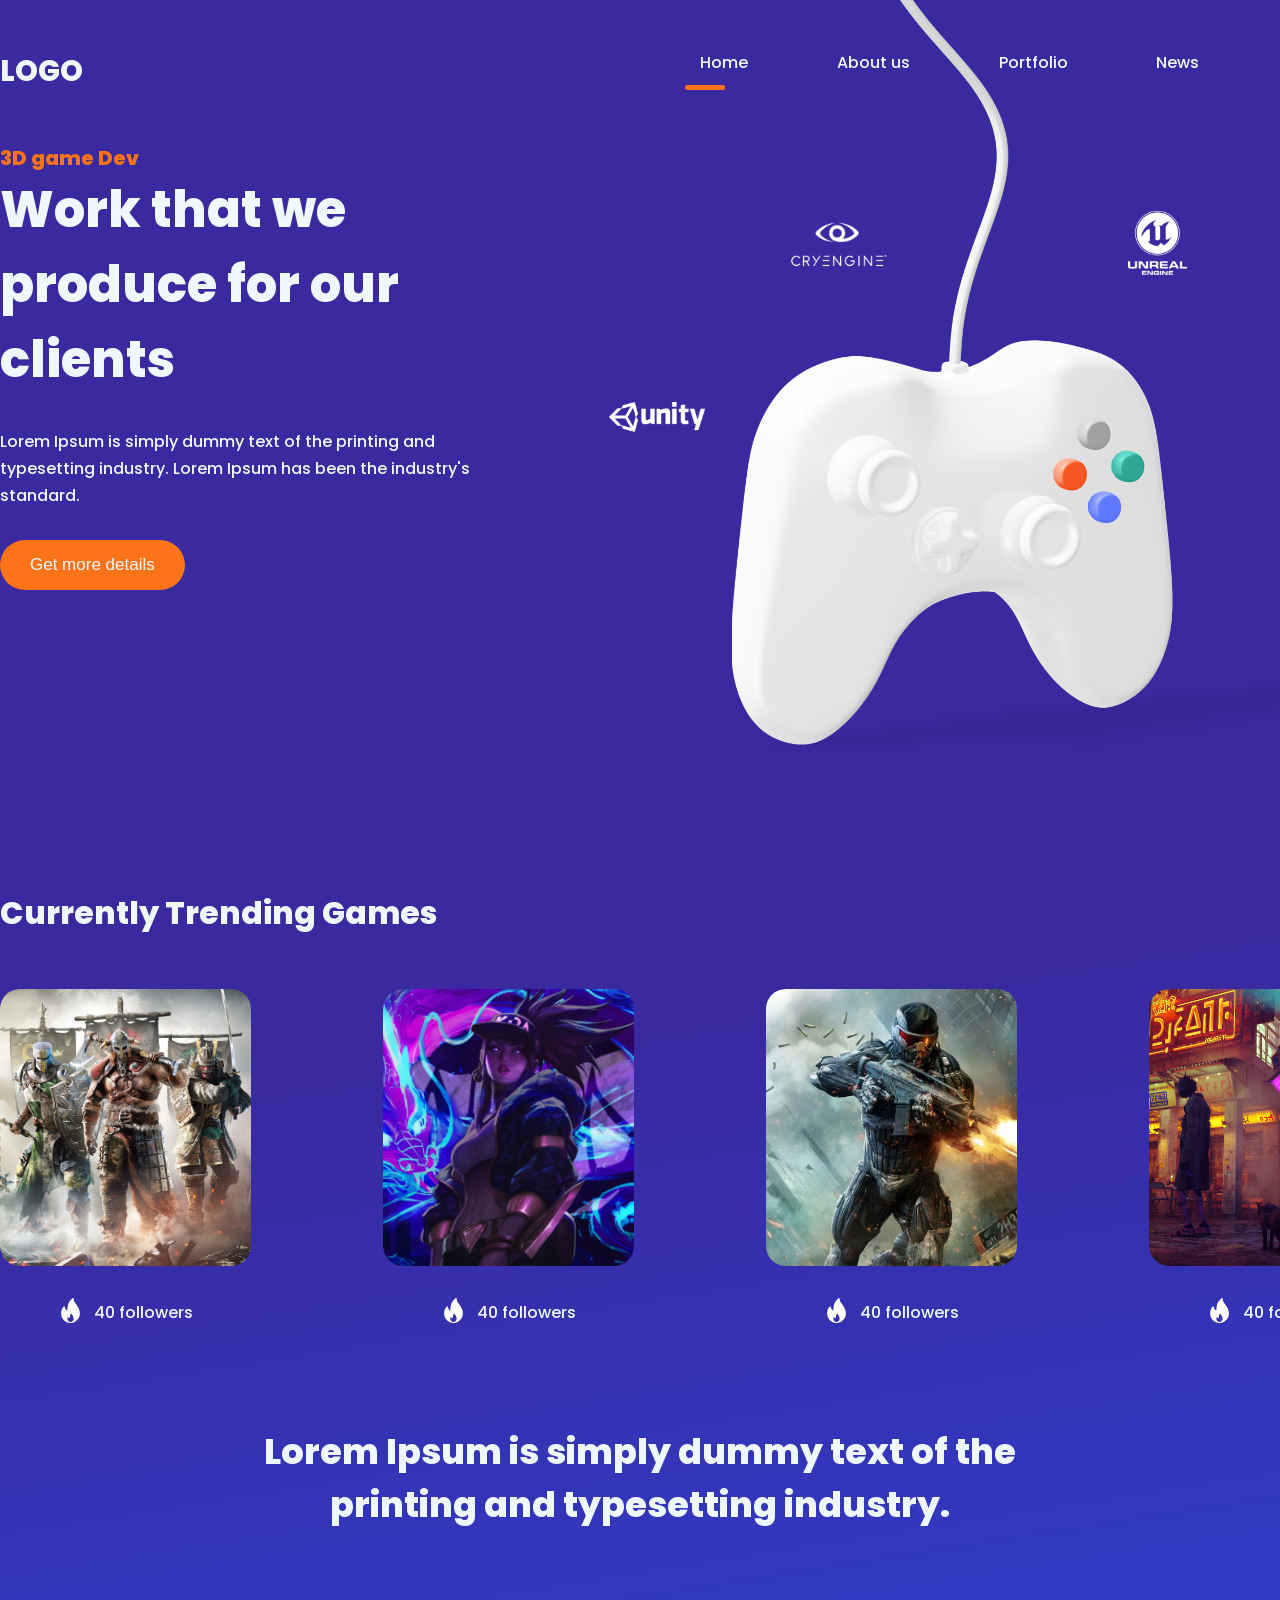
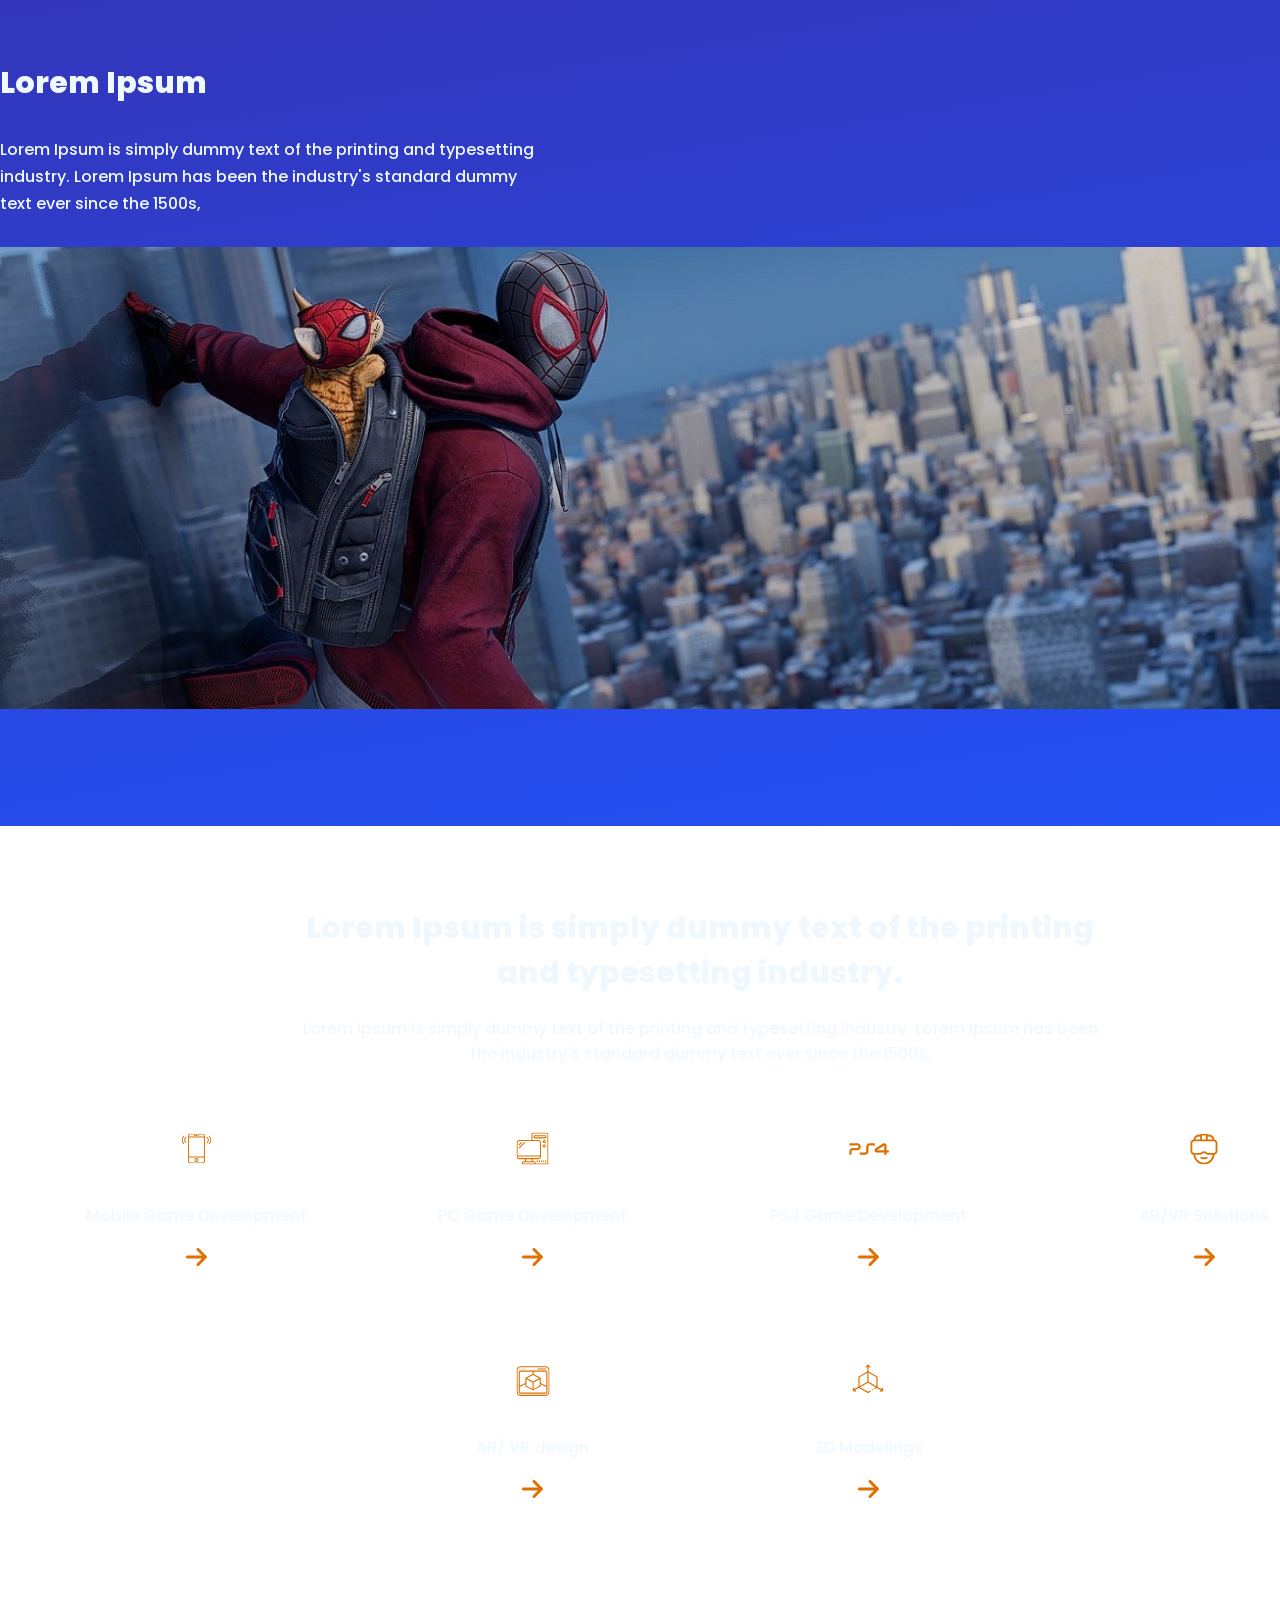
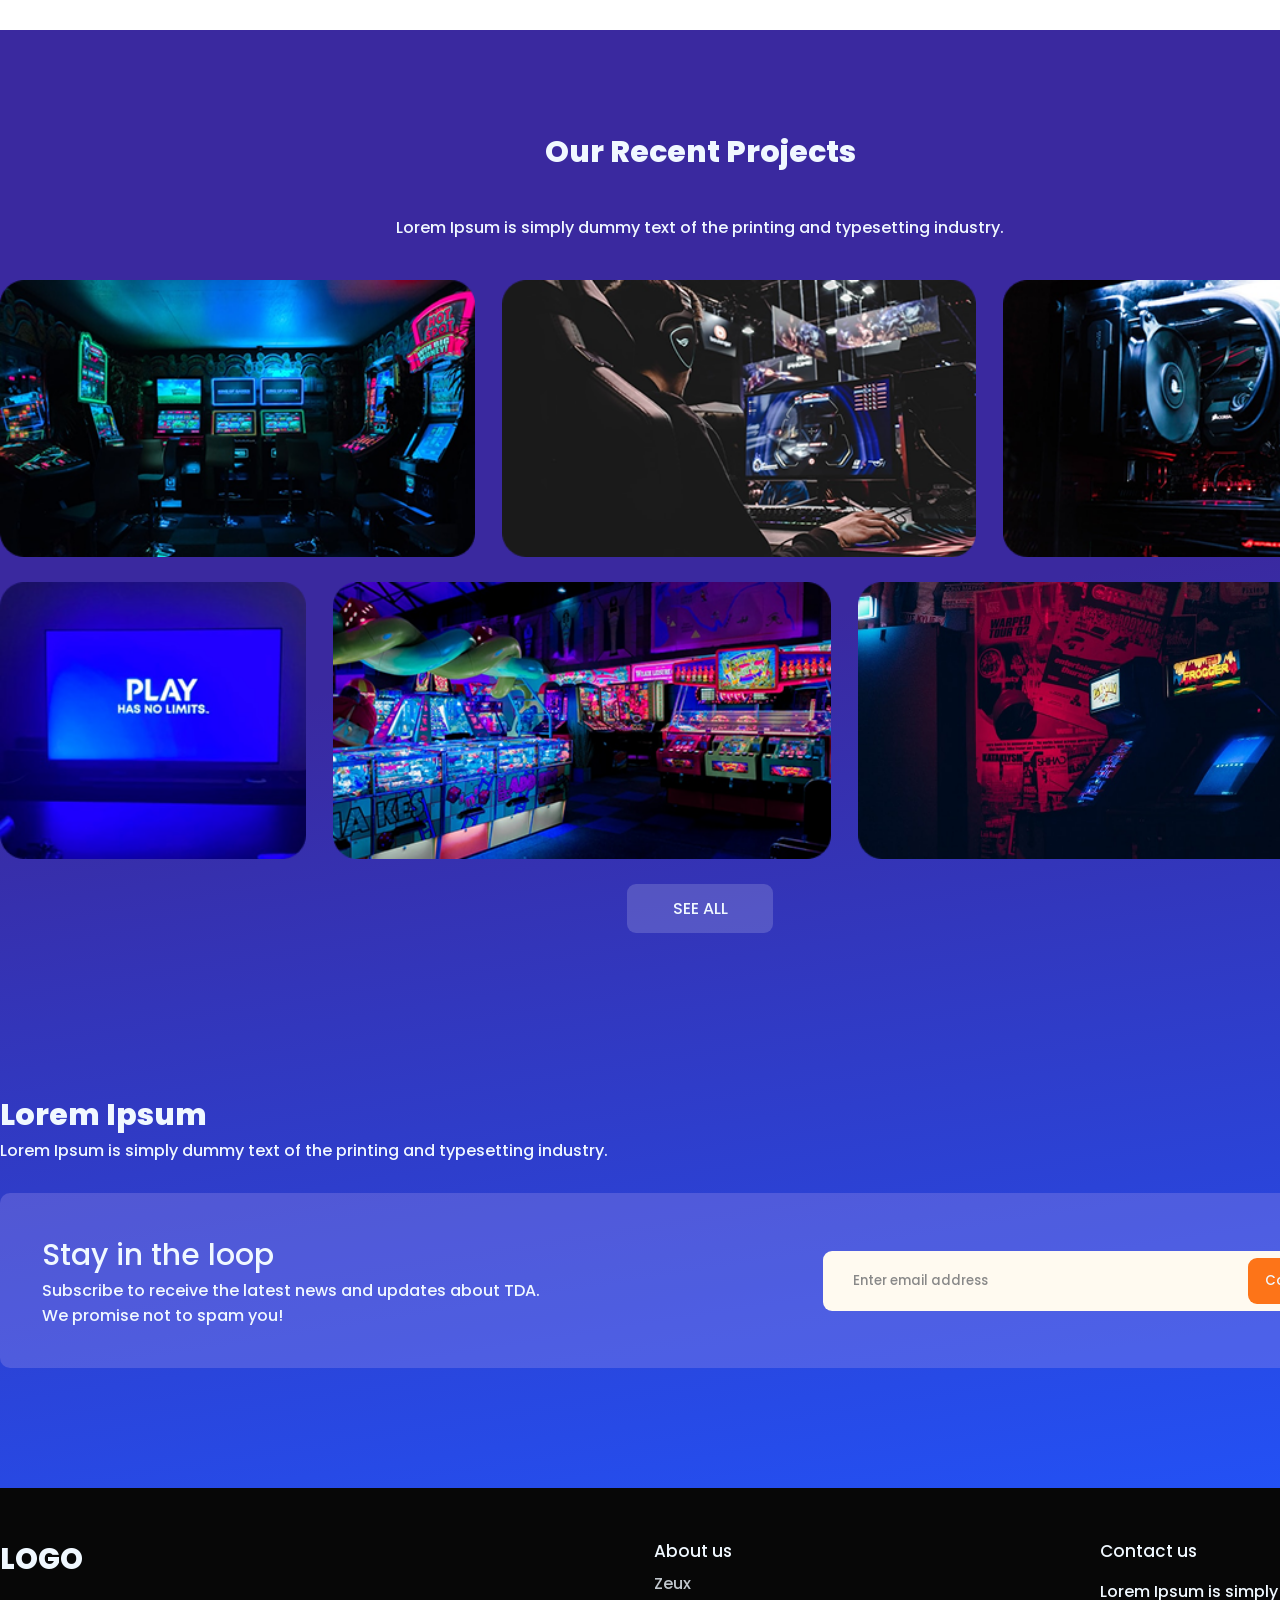
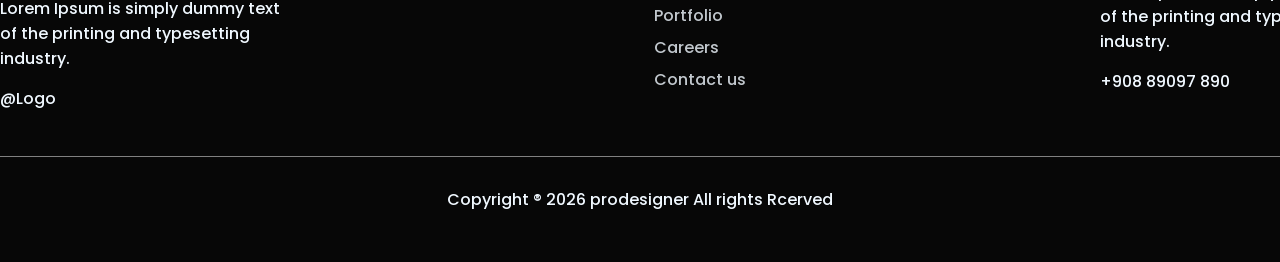
<file: index.html>
<!DOCTYPE html>
<html lang="en">
<head>
    <meta charset="UTF-8">
    <meta name="viewport" content="width=device-width, initial-scale=1.0">
    <title>Games</title>
    <link rel="stylesheet" href="style/style.css">
    <script src="javaScript/main.js"></script>
</head>
<body>
    <div class="wrapper">
    <header class="container">
        <span class="logo"> logo </span>
        <nav>
            <ul>
                <li class="active"><a href="/">Home</a></li>
                <li><a href="about.html">About us</a></li>
                <li><a href="#">Portfolio</a></li>
                <li><a href="#">News </a></li>
                <li class="btn"><a href="#">Contacts</a></li>
            </ul>
        </nav>
    </header>

    <div class="hero container">
        <div class="hero--info">
            <h2>3D game Dev</h2>
            <h1>Work that we produce for our clients</h1>
            <p>Lorem Ipsum is simply dummy text of the printing and typesetting industry. Lorem Ipsum has been the industry's standard.</p>
            <button class="btn">Get more details</button>
        </div>
        <img src="style/img/joystick.svg" alt="">
    </div>

    <div class="container trending">
        <a href="#" class="see-all"> SEE ALL</a>
        <h3>Currently Trending Games</h3>

        <div class="games">
            <div class="block">
                <img src="style/img/for-honor-video-game-new-5k-ih-2932x2932.jpg" alt="" class="images">
                <span><img src="style/img/fire 1.svg" alt=""> 40 followers</span>
            </div>
            <div class="block">
                <img src="style/img/Rectangle 24.svg" alt=" "class="images">
                <span><img src="style/img/fire 1.svg" alt=""> 40 followers</span>
            </div>
            <div class="block">
                <img src="style/img/i.png" alt="" class="images">
                <span><img src="style/img/fire 1.svg" alt=""> 40 followers</span>
            </div>
            <div class="block">
                <img src="style/img/Rectangle 26.svg" alt="" class="images">
                <span><img src="style/img/fire 1.svg" alt=""> 40 followers</span>
            </div>
        </div>
    </div>

    <div class="container big-text">
        <p>Lorem Ipsum is simply dummy text of the printing and typesetting industry.</p>
    </div>

    <div class="container banner">
        <h3>Lorem Ipsum</h3>
        <p>Lorem Ipsum is simply dummy text of the printing and typesetting industry. Lorem Ipsum has been the industry's standard dummy text ever since the 1500s,</p>
        <img src="style/img/484778_HZEhsL5qXp_spider.jpg" alt="">
    </div>
    </div>
    <div class="features">
        <div class="container">
            <h3>Lorem Ipsum is simply dummy text of the printing and typesetting industry.</h3>
            <p>Lorem Ipsum is simply dummy text of the printing and typesetting industry. Lorem Ipsum has been the industry's standard dummy text ever since the 1500s,</p>
            <div class="info">
                <div class="block">
                    <img src="style/img/Group 48.svg" alt="">
                    <p>Mobile Game Development</p>
                    <img src="style/img/Group.svg" alt="">
                </div>
                <div class="block">
                    <img src="style/img/Group 49.svg" alt="">
                    <p>PC Game Development</p>
                    <img src="style/img/Group.svg" alt="">
                </div>
                <div class="block">
                    <img src="style/img/Group 50.svg" alt="">
                    <p>PS4 Game Development</p>
                    <img src="style/img/Group.svg" alt="">
                </div>
                <div class="block">
                    <img src="style/img/Group 51.svg" alt="">
                    <p>AR/VR Solutions</p>
                    <img src="style/img/Group.svg" alt="">
                </div>
                <div class="block">
                    <img src="style/img/Group 52.svg" alt="">
                    <p>AR/ VR design</p>
                    <img src="style/img/Group.svg" alt="">
                </div>
                <div class="block">
                    <img src="style/img/Group 53.svg" alt="">
                    <p>3D Modelings</p>
                    <img src="style/img/Group.svg" alt="">
                </div>
            </div>
        </div>
    </div>

    <div class="wrapper">
        <div class="container projects">
            <h3>Our Recent Projects</h3>
            <p>Lorem Ipsum is simply dummy text of the printing and typesetting industry. </p>
            <div class="images">
                <img src="style/img/Rectangle 15.png" alt="">
                <img src="style/img/Rectangle 16.png" alt="">
                <img src="style/img/Rectangle 17.png" alt="">
            </div>
            <div class="images">
                <img src="style/img/Rectangle 19.png" alt="">
                <img src="style/img/Rectangle 18.png" alt="">
                <img src="style/img/Rectangle 20.png" alt="">
            </div>
            <a href="" class="see-all">SEE ALL</a>
        </div>

        <div class="container email">
            <h3>Lorem Ipsum</h3>
            <p>Lorem Ipsum is simply dummy text of the printing and typesetting industry. </p>
            <div class="block">
                <div>
                    <h4>Stay in the loop</h4>
                    <p>Subscribe to receive the latest news and updates about TDA. We promise not to spam you! </p>
                </div>
                <div>
                    <input type="email" id="emailField"  placeholder="Enter email address">
                    <button onclick="checkEmail()">Continue</button>
                </div>
            </div>
        </div>
    </div>

    <footer>
        <div class="blocks container">
            <div>
                <span class="logo">logo</span>
                <p>Lorem Ipsum is simply dummy text of the printing and typesetting industry. </p>
                <p>@Logo</p>
            </div>
            <div>
                <h4>About us</h4>
                <ul>
                    <li>Zeux</li>
                    <li>Portfolio</li>
                    <li>Careers</li>
                    <li>Contact us</li>
                </ul>
            </div>
            <div>
                <h4>Contact us</h4>
                <p>Lorem Ipsum is simply dummy text of the printing and typesetting industry. </p>
                <p>+908 89097 890</p>
            </div>
        </div>
        <hr>
        <p>Copyright ® 2026 prodesigner All rights Rcerved</p>
    </footer>
</body>
</html>
</file>
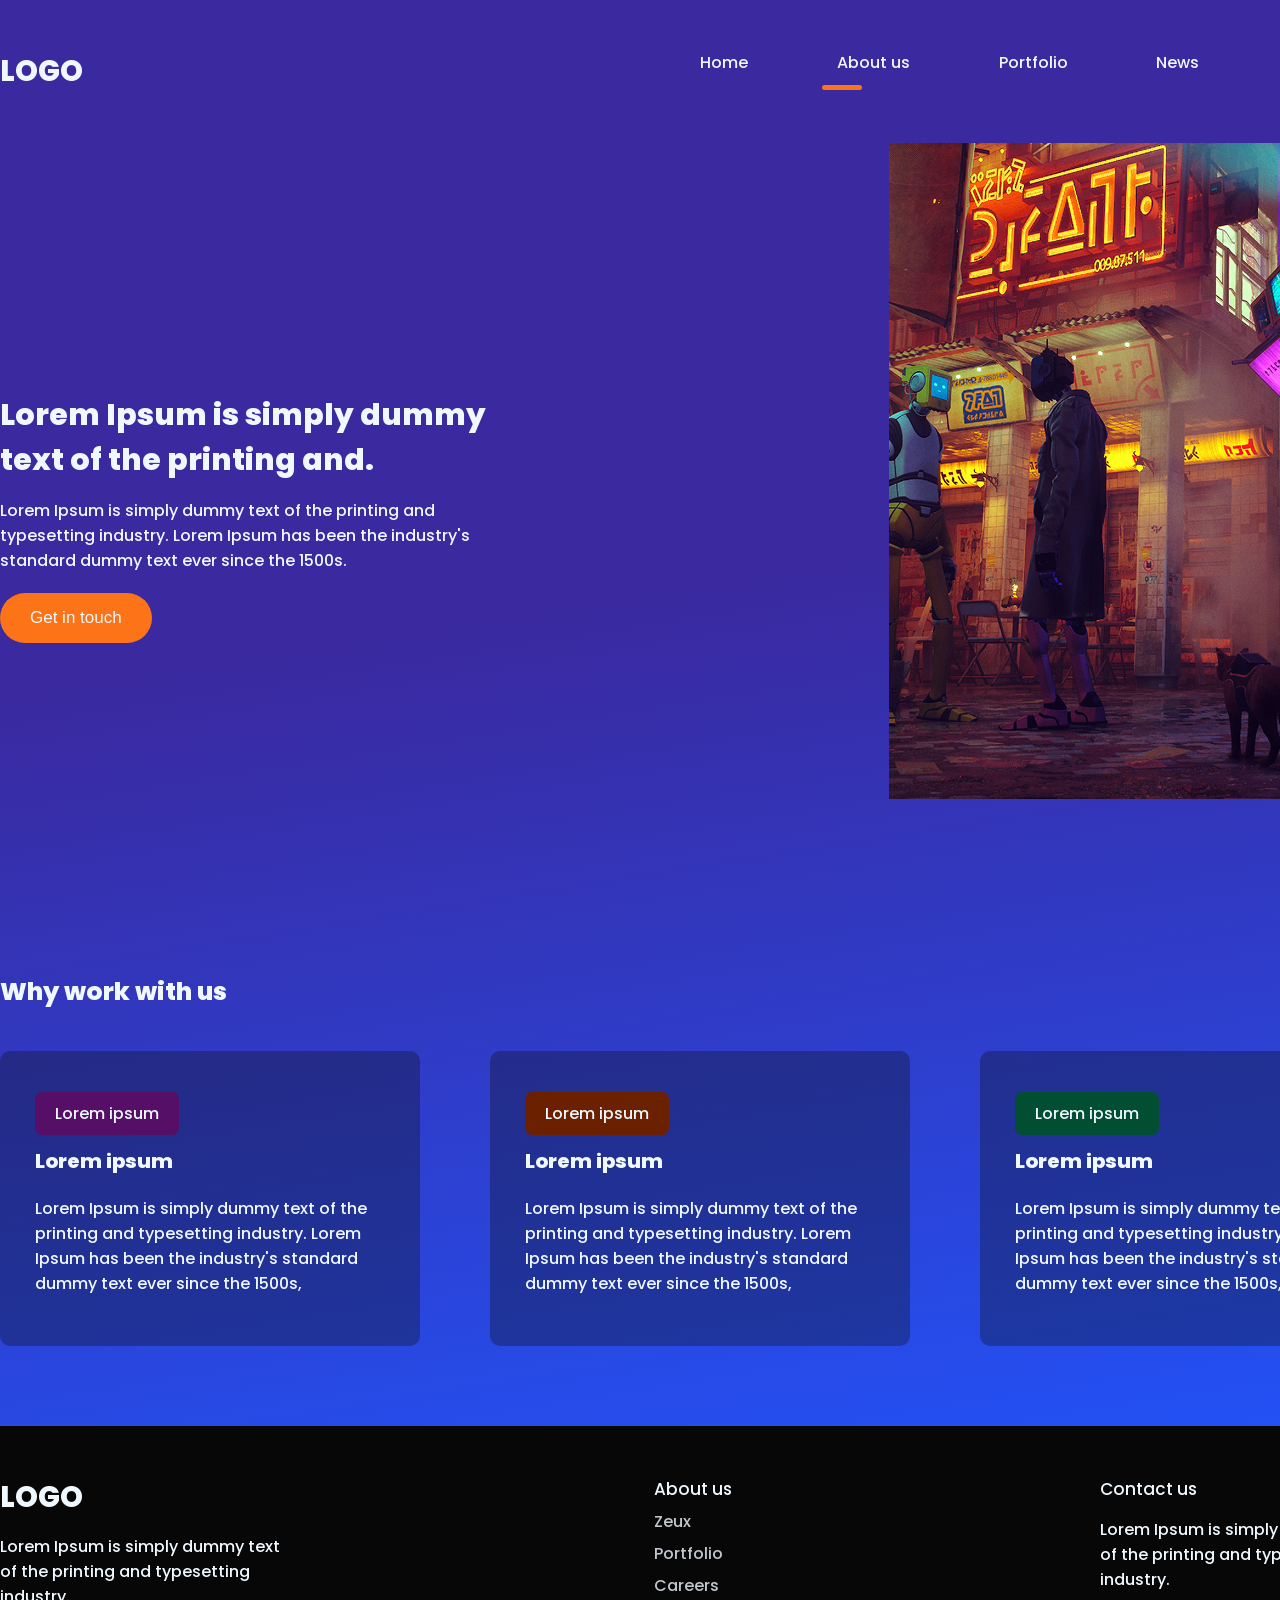
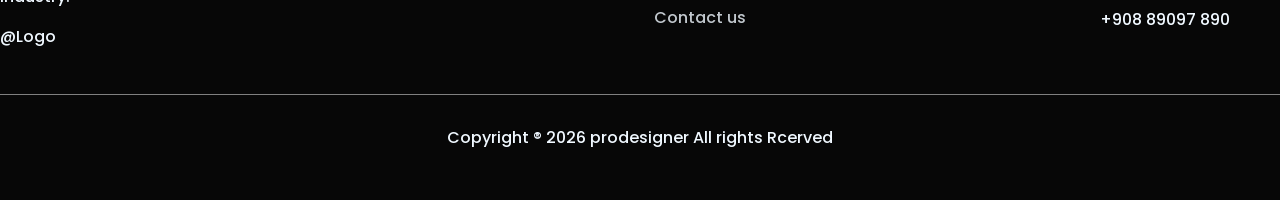
<file: about.html>
<!DOCTYPE html>
<html lang="en">
<head>
    <meta charset="UTF-8">
    <meta name="viewport" content="width=device-width, initial-scale=1.0">
    <title>Games</title>
    <link rel="stylesheet" href="style/style.css">
    <script src="javaScript/main.js"></script>
</head>
<body>
    <div class="wrapper">
    <header class="container">
        <span class="logo"> logo </span>
        <nav>
            <ul>
                <li><a href="index.html">Home</a></li>
                <li class="active"><a href="about.html">About us</a></li>
                <li><a href="#">Portfolio</a></li>
                <li><a href="#">News </a></li>
                <li class="btn"><a href="#">Contacts</a></li>
            </ul>
        </nav>
    </header>

    <div class="hero-about container">
        <div class="info">
            <h1>Lorem Ipsum is simply dummy text of the printing and.</h1>
            <p>Lorem Ipsum is simply dummy text of the printing and typesetting industry. Lorem Ipsum has been the industry's standard dummy text ever since the 1500s.</p>
            <button class="btn">Get in touch</button>
        </div>

        <img src="style/img/Rectangle 6.png" alt="">
    </div>

    <div class="container work">
        <h2>Why work with us</h2>
        <div class="blocks">
            <div class="block">
                <span class="badge purple">Lorem ipsum</span>
                <h3>Lorem ipsum</h3>
                <p>Lorem Ipsum is simply dummy text of the printing and typesetting industry. Lorem Ipsum has been the industry's standard dummy text ever since the 1500s,</p>
            </div>
            <div class="block">
                <span class="badge brown">Lorem ipsum</span>
                <h3>Lorem ipsum</h3>
                <p>Lorem Ipsum is simply dummy text of the printing and typesetting industry. Lorem Ipsum has been the industry's standard dummy text ever since the 1500s,</p>
            </div>
            <div class="block">
                <span class="badge green">Lorem ipsum</span>
                <h3>Lorem ipsum</h3>
                <p>Lorem Ipsum is simply dummy text of the printing and typesetting industry. Lorem Ipsum has been the industry's standard dummy text ever since the 1500s,</p>
            </div>
        </div>
    </div>
    </div>
    <footer>
        <div class="blocks container">
            <div>
                <span class="logo">logo</span>
                <p>Lorem Ipsum is simply dummy text of the printing and typesetting industry. </p>
                <p>@Logo</p>
            </div>
            <div>
                <h4>About us</h4>
                <ul>
                    <li>Zeux</li>
                    <li>Portfolio</li>
                    <li>Careers</li>
                    <li>Contact us</li>
                </ul>
            </div>
            <div>
                <h4>Contact us</h4>
                <p>Lorem Ipsum is simply dummy text of the printing and typesetting industry. </p>
                <p>+908 89097 890</p>
            </div>
        </div>
        <hr>
        <p>Copyright ® 2026 prodesigner All rights Rcerved</p>
    </footer>
</body>
</html>
</file>
<file: style/style.css>
@font-face {
  font-family: "Poppins";
    src: url("./fonts/Poppins-ExtraBold.ttf") format("truetype");
    font-weight: 800
}

@font-face {
    font-family: "Poppins";
    src: url("./fonts/Poppins-Medium.ttf") format("truetype");
    font-weight: 500;
}


* {
    margin: 0;
    padding: 0;
}

body {
    font-family: 'Poppins', sans-serif;
    font-weight: 400;
    color: aliceblue;
}

a {
    text-decoration: none;
}

/*img {
    max-width: 100%;
}*/

.images {
    width: 251px;
    height: 277px;
    object-fit: cover;
    border-radius: 20px;
}

.wrapper {
    background: linear-gradient(171deg,rgba(58, 41, 159, 1) 43%, rgba(35, 81, 245, 1) 100%);
    width: 100%;
    overflow-x: hidden;
}

.container {
    width: 1400px;
    margin: 0 auto;
}

header {
    padding: 50px 0;
}

header .logo,
footer .blocks .logo{
    text-transform: uppercase;
    font-size: 29px;
    font-weight: 800;
}

header nav {
    float: right;
    width: 50%;
}

header nav ul {
    list-style: none;
    display: flex;
    justify-content: space-between;
    z-index: 2;
    position: relative;
}

header nav ul li a {
    color: aliceblue;
}

header nav ul li::after {
    content: '';
    display: block;
    width: 40px;
    height: 5px;
    background: #fd7418;
    border-radius: 10px;
    position: relative;
    top: 10px;
    right: 15px;
    opacity: 0;
}

header nav ul li.active::after,
header nav ul li:not(.active):not(.btn):hover::after {
    opacity: 1;
}

header nav ul li.btn a,
 .email .block button {
    background: #fd7418;
    padding: 9px 17px;
    border-radius: 5px;
    transition: all 350ms ease;
}

header nav ul li.btn a:hover,
.email .block button:hover {
    background: #b44901;
}

.hero {
    padding-bottom: 100px;
    position: relative;
    z-index: 1;
}

.hero--info {
    width: 530px;
}

.hero--info h2 {
    color: #fd7418;
    font-size: 20px;
    font-weight: 600;
}

.hero--info h1 {
    font-size: 50px;
    font-weight: 600;
}

.hero--info p {
    line-height: 170%;
    font-weight: 500;
    margin: 30px 0;
}

.hero--info .btn,
.hero-about .info .btn {
    background: #fd7418;
    color: aliceblue;
    border-radius: 50px;
    padding: 15px 30px;
    border: none;
    transition: all 500ms ease;
    font-size: 17px;
}

.hero--info .btn:hover,
.hero-about .info .btn:hover {
    cursor: pointer;
    transform: scale(1.1);
}

.hero img {
    position: absolute;
    top: -150px;
    right: 0;
}

/*секция с карточками игр*/

.trending {
    padding-top: 200px;
}

.trending h3 {
    font-weight: 600;
    font-size: 31px;
}

.trending .see-all, .projects .see-all{
    color: aliceblue;
    background: rgba(255, 255, 255, 0.164);
    border-radius: 9px;
    padding: 12px 23px;
    float: right;
    display: block;
    transition: all 500ms;
}

.trending .see-all:hover, .projects .see-all:hover {
    transform: scale(1.1);
}

.trending .games {
    display: flex;
    justify-content: space-between;
    width: 100%;
    padding: 50px 0;
}

.trending .games span {
    display: block;
    text-align: center;
    margin-top: 20px;
}

.trending .games span img{
    position: relative;
    top: 5px;
    margin-right: 7px;
}

.big-text {
    padding: 50px 0;
    font-size: 35px;
    font-weight: 600;
    text-align: center;
    width: 800px;
}

.banner {
    padding: 80px 0;
}

.banner h3 {
    font-size: 30px;
    font-weight: 600;
    margin-bottom: 30px;
}

.banner p {
    line-height: 170%;
    margin-bottom: 30px;
    width: 550px;
}

.banner img {
    width: 100%;
    height: 462px;
    object-fit: cover;
    margin-bottom: 30px;
    object-position: center 17%;
}

.features {
    background: url(./img/Rectangle\ 5.png) no-repeat center center fixed;
    background-size: cover;
    padding: 80px 0;
}

.features h3,
.features p {
    margin-bottom: 20px;
    text-align: center;
    max-width: 800px;
    margin-left: auto;
    margin-right: auto;
}

.features h3 {
    font-size: 30px;
}

.features .info {
    display: flex;
    justify-content: center;
    flex-wrap: wrap;
}

.features .info .block {
    text-align: center;
    width: 20%;
    margin: 30px 2%;
}

.features .info .block img {
    margin-bottom: 15px;
}

.projects {
    padding: 100px 0;
}

.projects h3 {
    font-size: 30px;
    text-align: center;
}

.projects p {
    margin: 40px 0;
    text-align: center;
}

.projects .images {
    display: flex;
    justify-content: space-around;
    margin-bottom: 25px;
    gap: 27px;
}

.projects .see-all {
    float: none;
    width: 100px;
    text-align: center;
    margin: 0 auto;
}

.email {
    padding-bottom: 120px;
}

.email h3 {
    margin-top: 60px;
    font-size: 30px;
}

.email .block {
    background: rgba(163, 150, 236, 0.301);
    margin-top: 30px;
    border-radius: 10px;
    padding: 40px 3%;
    width: 94%;
    display: flex;
    justify-content: space-between;
    align-items: center;
}

.email .block h4 {
    font-size: 30px;
    font-weight: 500;
}

.email .block p {
    width: 500px;
    font-weight: 500;
}

.email .block input {
    background: floralwhite;
    outline: none;
    border: 0;
    border-radius: 9px;
    width: 380px;
    font-family: 'Poppins', sans-serif;
    font-weight: 400;
    padding: 20px 30px;
    color: rgb(99, 44, 145);
    position: relative;
    right: -95px;
    z-index: 1;
    padding-right: 120px;
}

.email .block input::placeholder {
    color: #898989;
}

.email .block button {
    cursor: pointer;
    border: 0;
    padding: 13px 17px;
    position: relative;
    z-index: 2;
    left: -14px;
    border-radius: 9px;
    color: aliceblue;
    font-family: 'Poppins', sans-serif;
    font-weight: 400;
}

/*page about us*/

.hero-about {
    position: relative;
}

.hero-about .info{
    width: 500px;
    padding: 250px 0;
}

.hero-about .info h1 {
    margin-bottom: 15px;
    font-size: 30px;
}

.hero-about .info .btn {
    margin-top: 20px;
}

.hero-about img {
    position: absolute;
    right: -228px;
    top: 0;
}

.work {
    padding: 80px 0;
}

.work h2 {
    font-size: 25px;
    margin-bottom: 40px;
}

.work .blocks {
    display: flex;
    justify-content: space-between;
}


.work .blocks .block {
    width: 25%;
    border-radius: 10px;
    padding: 50px 35px;
    background: #0a0a0950;
}

.work .blocks .block h3 {
    font-size: 20px;
    margin: 20px 0;
}

.work .blocks .block .badge {
    border-radius: 7px;
    padding: 10px 20px;
}

.work .blocks .block .badge.purple {  /*вопросики почему ток через точку работает фиол*/ 
    background: #560F67;
}

.work .blocks .block .badge.brown {  
    background: #6b2000;
}

.work .blocks .block .badge.green {  
    background: #014e32;
}

footer {
    background: #070707;
    padding: 50px 0;
}

footer .blocks {
    display: flex;
    justify-content: space-between;
}

footer .blocks p{
    width: 300px;
    margin: 15px 0;
}

footer .blocks h4 {
    font-weight: 500;
    font-size: 17px;
}

footer .blocks ul {
    list-style: none;
}

footer .blocks ul li {
    margin-top: 7px;
    opacity: 0.8;
}

footer hr {
    margin: 30px 0;
    border: 0;
    height: 0.6px;
    background: gray;
}

footer > p {
    text-align: center;
}
</file>
